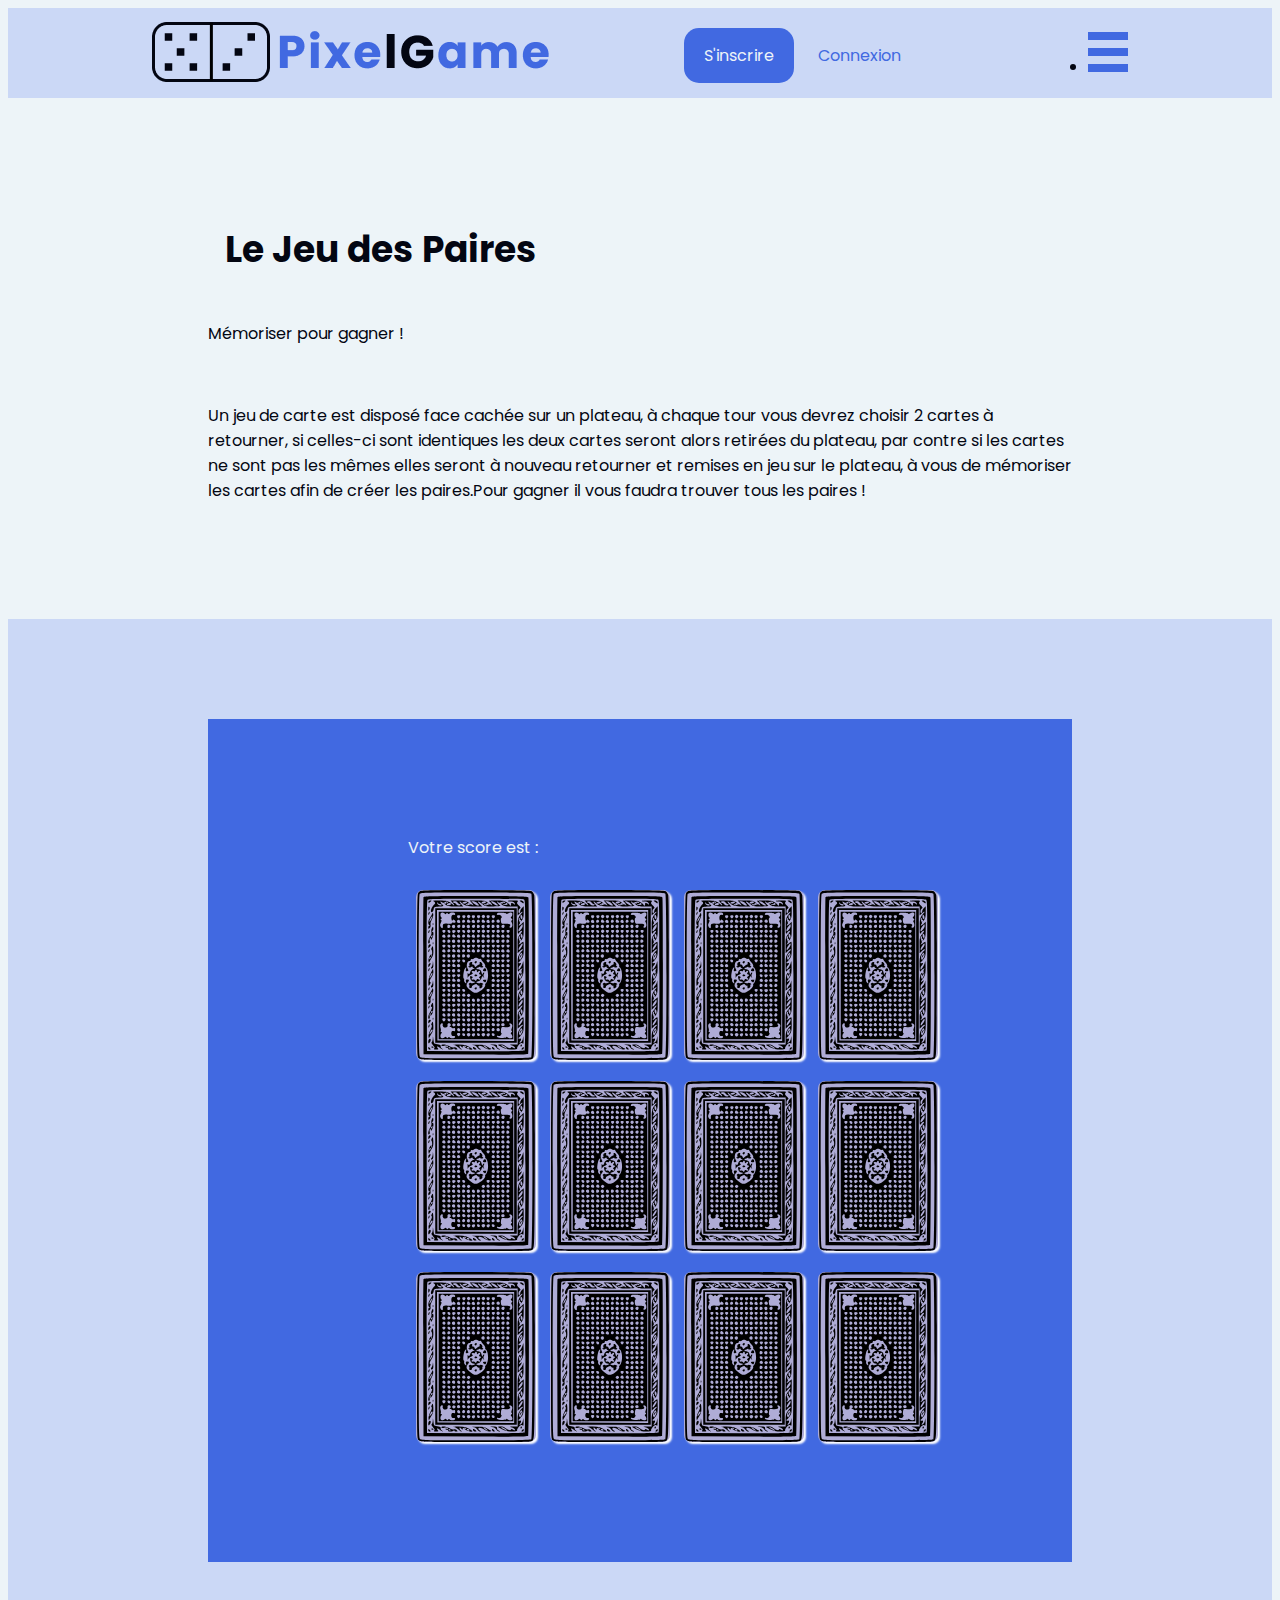
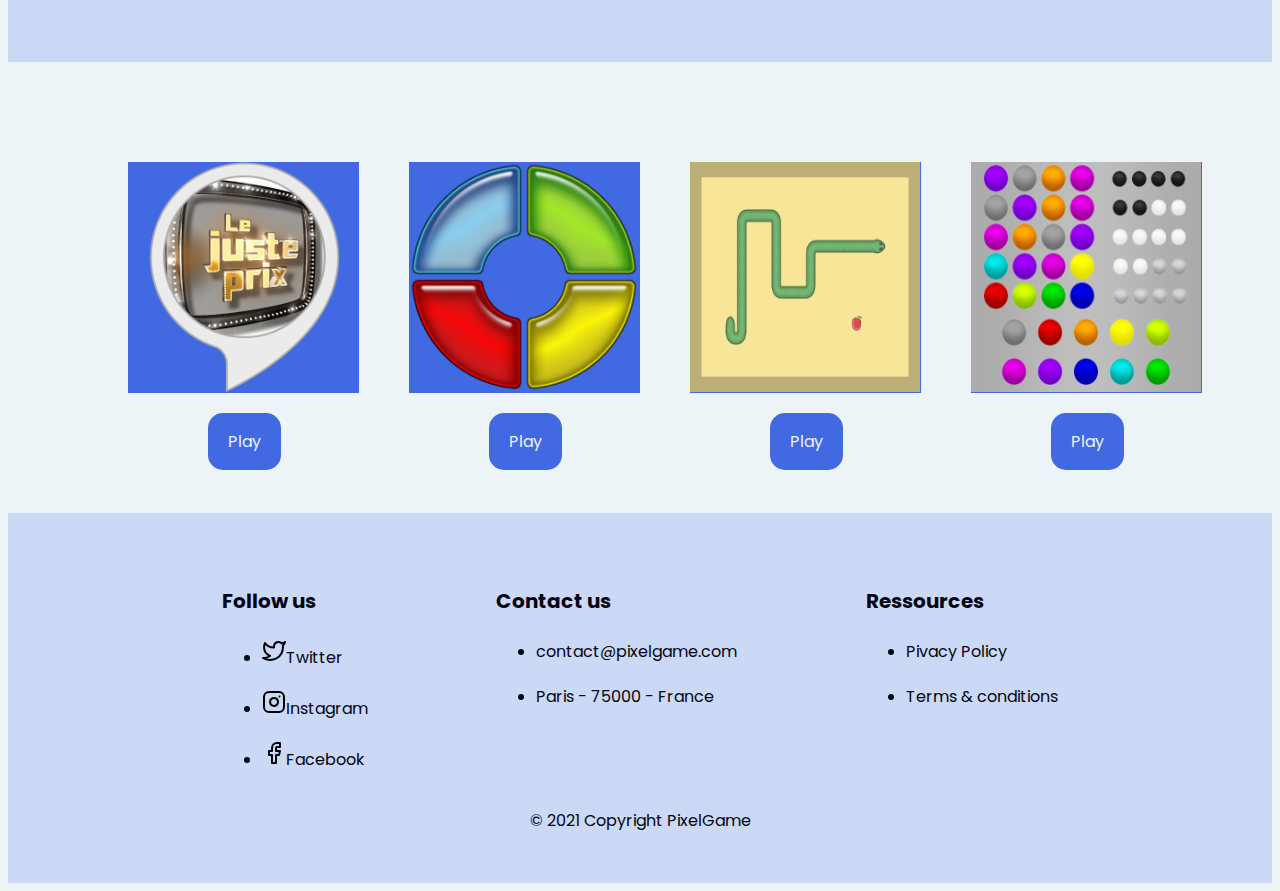
<file: LeJeuDesPaires.html>
<!DOCTYPE html>
<html>
<head>
    <meta charset='utf-8'>
    <link rel="shortcut icon" type="image/png" href="images/Logotype.png" />
    <title>Le Jeu des Paires</title>
    <link rel="stylesheet" href="https://meyerweb.com/eric/tools/css/reset/reset.css">
    <link rel="preconnect" href="https://fonts.gstatic.com">
    <link href="https://fonts.googleapis.com/css2?family=Poppins:ital,wght@0,400;0,700;0,900;1,400;1,700;1,900&display=swap" rel="stylesheet">
    <link rel='stylesheet' type='text/css' media='screen' href='mainClair.css' class="LinkMode">
    <link rel="stylesheet" type="text/css" href="JeuDesPaires.css">
</head>
<body>
    <!-- HEADER -->
    <header>
        <!-- Dans un premier temps, développement de la barre nav sans le menu -->
        <nav class="Menu">
            <div class="Logo">
                <a href="index.html"><img src="images/LightThemeLogo.png" alt="LogoLight" class="LogoMode"></a>
            </div>
            <div class="MenuButton">
                <a class="PrimaryButton" href="#">S'inscrire</a>
                <a class="TextButton" href="#">Connexion</a>
            </div>
            <!-- Menu burger pour accéder aux jeux directement avec hover pour menu déroulant -->
            <div class="BurgerMenu">
                <ul>
                    <li><a href="#"><img class="MenuHover" src="images/LightThemeMenu.png" alt="HamburgerMenu"></a>
                        <ul class="MenuList">
                            <li><a href="LeJustePrix.html">Le Juste Prix</a></li>
                            <li><a href="LeJeuDuSimon.html">Le Jeu du Simon</a></li>
                            <li><a href="LeJeuDesPaires.html">Le Jeu des Paires</a></li>
                            <li><a href="LeSnake.html">Le Snake</a></li>
                            <li><a href="LeMastermind.html">Le Mastermind</a></li>
                            <li class="ModeSombre"><a href="#">Mode Sombre</a></li>
                            <li class="ModeClair"><a href="#">Mode Clair</a></li>
                        </ul>
                    </li>
                </ul>
            </div>
        </nav>
    </header>
    <!-- MAIN -->
    <main>
        <div>
            <div class="PresentationGame">
                <h2 class="TitlePresentationGame">Le Jeu des Paires</h2>
                <p>Mémoriser pour gagner ! </p><br/>
                <p>Un jeu de carte est disposé face cachée sur un plateau, à chaque tour vous devrez choisir 2 cartes à retourner, si celles-ci sont identiques les deux cartes seront alors retirées du plateau, par contre si les cartes ne sont pas les mêmes elles seront à nouveau retourner et remises en jeu sur le plateau, à vous de mémoriser les cartes afin de créer les paires.Pour gagner il vous faudra trouver tous les paires !
                </p>
            </div>
            <div class="GameBackground">
                <div class="GamePlace">
                    <p id="score">Votre score est :</p>
        <p id="nb_paires_trouvé"></p>
        <h1 id="message"></h1>
        <!-- Création du tableau ainsi que les différentes cartes -->
        <table>
                   <!-- Création de la 1ère ligne avec 4 colonnes (4 cartes)  -->
            <tr>
                <td>
                    <img class="card" src="images/verso-carte.svg" alt="verso-carte" height="170px"  width="120px"/>
                </td>
                <td>
                    <img class="card"src="images/verso-carte.svg" alt="verso-carte" height="170px" width="120px"/>
                </td>
                <td>
                    <img class="card"src="images/verso-carte.svg" alt="verso-carte" height="170px" width="120px"/>
                </td>
                <td>
                    <img class="card"src="images/verso-carte.svg" alt="verso-carte" height="170px" width="120px"/>
                </td>
            </tr>
            <tr>
                 <!-- Création de la 2ème ligne avec 4 colonnes (4 cartes)  -->
                <td>
                    <img class="card"src="images/verso-carte.svg" alt="verso-carte" height="170px" width="120px"/>
                </td>
                <td>
                    <img class="card"src="images/verso-carte.svg" alt="verso-carte" height="170px" width="120px"/>
                </td>
                <td>
                    <img class="card"src="images/verso-carte.svg" alt="verso-carte" height="170px" width="120px"/>  
                </td>
                <td>
                    <img class="card"src="images/verso-carte.svg" alt="verso-carte" height="170px" width="120px"/>
                </td>
            </tr>
            <tr>
                <td>
                    <img class="card"src="images/verso-carte.svg" alt="verso-carte" height="170px"  width="120px"/>
                </td>
                <td>
                    <img class="card"src="images/verso-carte.svg" alt="verso-carte" height="170px" width="120px"/>
                </td>
                <td>
                    <img class="card"src="images/verso-carte.svg" alt="verso-carte" height="170px" width="120px"/>
                </td>
                <td>
                    <img class="card"src="images/verso-carte.svg" alt="verso-carte" height="170px" width="120px"/>
                </td>
            </tr>
        </table>
                </div>
            </div>
            <div class="GameMenu">
                <div>
                    <div class="GamesBlock">
                        <img src="images/ImageLeJustePrix.png" alt="logo-du-jeu" height="230px"width="230px">
                    </div>
                    <a href="LeJustePrix.html" class="PrimaryButton">Play</a>
                </div>
                <div>
                    <div class="GamesBlock">
                        <img src="images/ImageSimonSays.png" alt="logo-du-jeu" height="230px"width="230px">
                    </div>
                    <a href="LeJeuDuSimon.html" class="PrimaryButton">Play</a>
                </div>
                <div>
                    <div class="GamesBlock">
                        <img src="images/ImageSnake.png" alt="logo-du-jeu" height="230px"width="230px">
                    </div>
                    <a href="LeSnake.html" class="PrimaryButton">Play</a>
                </div>
                <div>
                    <div class="GamesBlock">
                        <img src="images/ImageMastermind.png" alt="logo-du-jeu" height="230px"width="230px">
                    </div>
                    <a href="LeMastermind.html" class="PrimaryButton">Play</a>
                </div>
            </div>
        </div>
    </main>
    <!-- FOOTER -->
    <footer>
        <!-- Forme d'un footer, tous les liens sont cliquables, mais évidemment nous n'avons pas designé des réseaux pour le projet ou bien créer les ressources. -->
        <div class="FooterInfos">
            <div class="Column">
                <!-- Liens vers les réseaux sociaux -->
                <h4>Follow us</h4>
                <ul>
                    <li class="FooterList"><a href="#"><img src="images/LightTwitter.svg" alt="LogoTwitter" class="LogoTwitter">Twitter</a></li>
                    <li class="FooterList"><a href="#"><img src="images/LightInstagram.svg" alt="LogoInstagram" class="LogoInstagram">Instagram</a></li>
                    <li class="FooterList"><a href="#"><img src="images/LightFacebook.svg" alt="LogoFacebook" class="LogoFacebook">Facebook</a></li>
                </ul>
            </div>
            <div class="Column">
                <!-- Comment nous contacter et où on se trouve -->
                <h4>Contact us</h4>
                <ul>
                    <li class="FooterList"><a href="#">contact@pixelgame.com</a></li>
                    <li class="FooterList"><a href="#">Paris - 75000 - France</a></li>
                </ul>
            </div>
            <div class="Column">
                <!-- Les ressources importantes dans un site -->
                <h4>Ressources</h4>
                <ul>
                    <li class="FooterList"><a href="#">Pivacy Policy</a></li>
                    <li class="FooterList"><a href="#">Terms & conditions</a></li>
                </ul>
            </div>
        </div>
        <div class="Copyright">
            <span>© 2021 Copyright PixelGame</span>
        </div>
    </footer>
    <script src='script.js'></script>
    <script src="jeudespaires.js"></script>
</body>
</html>
</file>
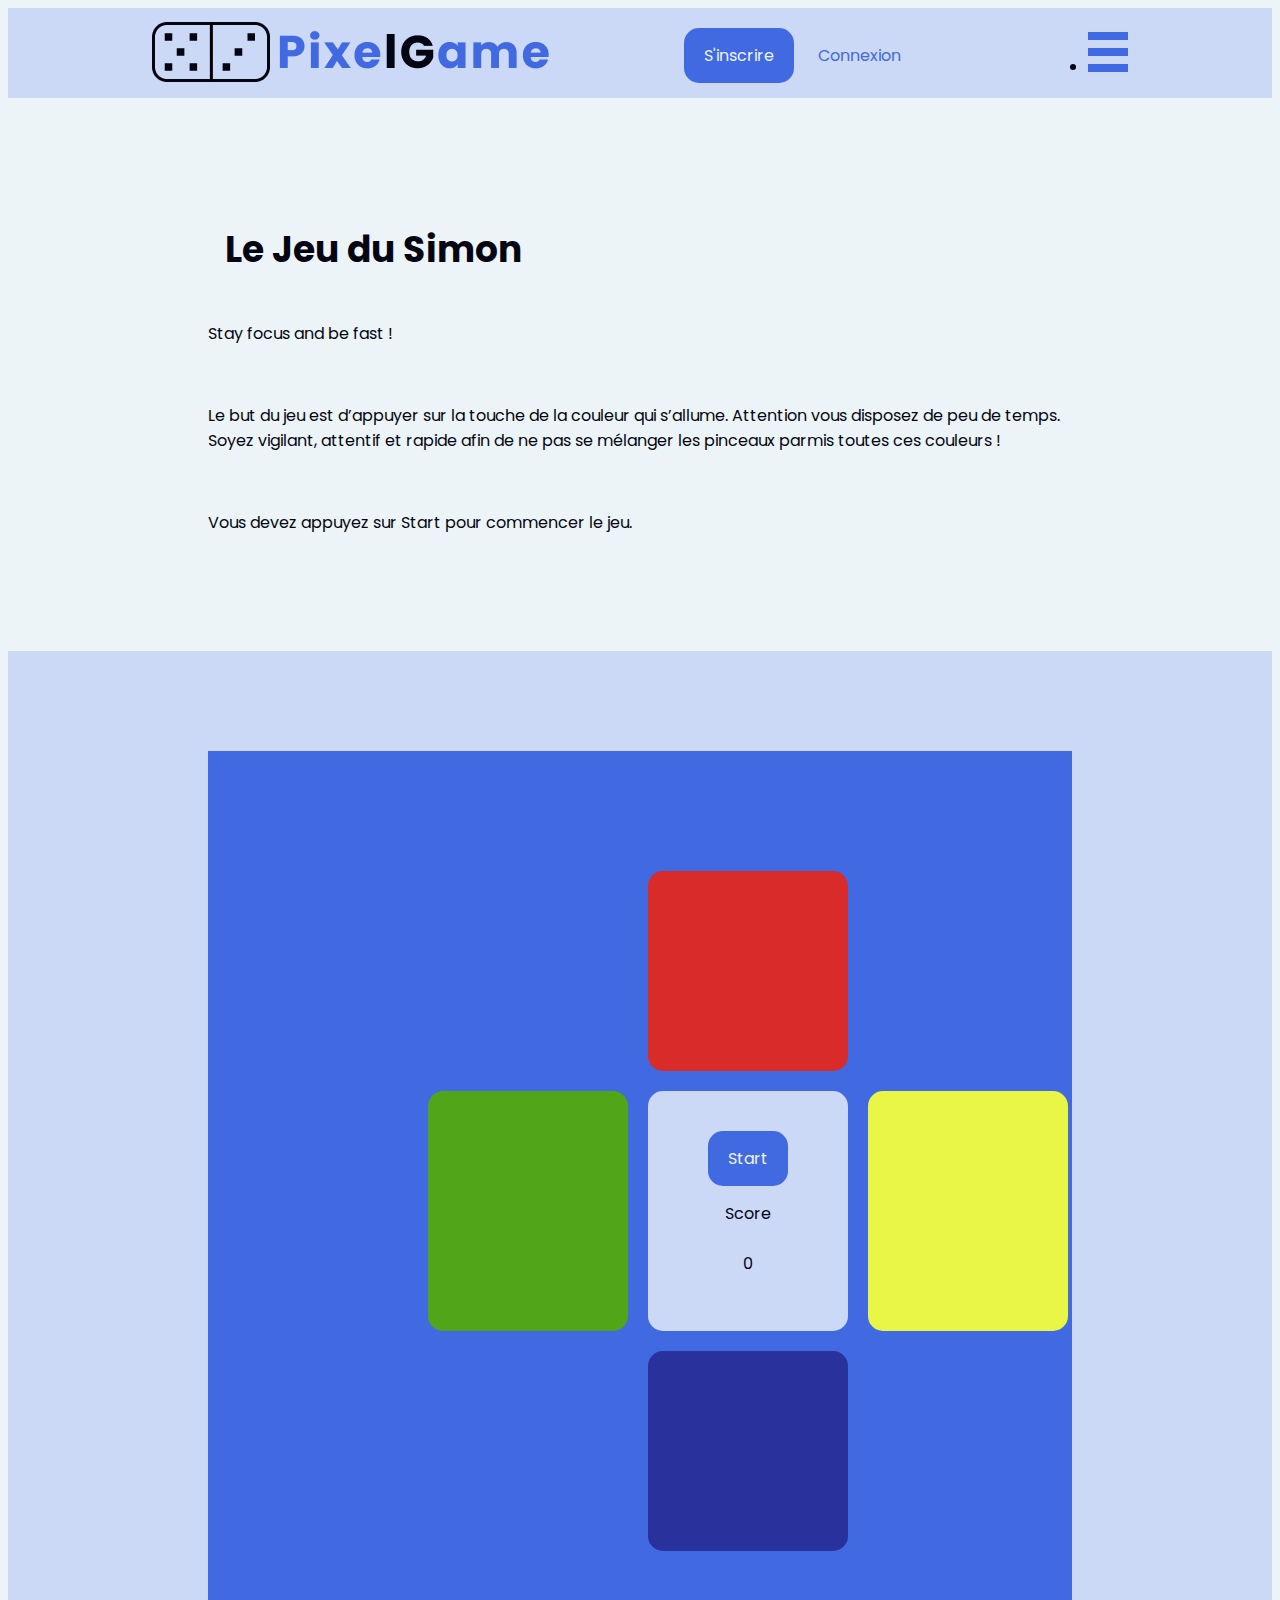
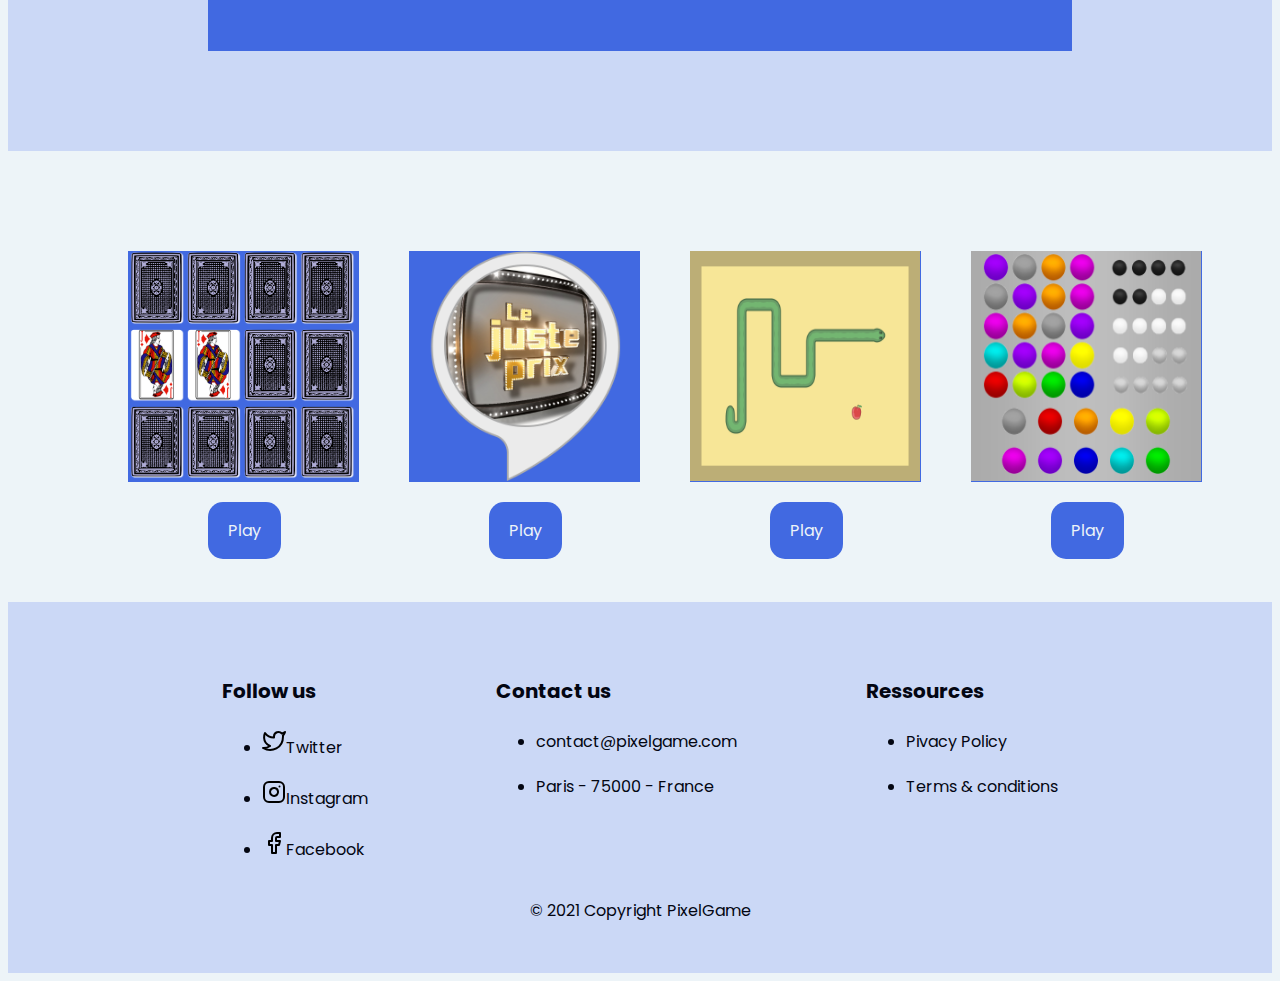
<file: LeJeuDuSimon.html>
<!DOCTYPE html>
<html>
<head>
    <meta charset='utf-8'>
    <link rel="shortcut icon" type="image/png" href="images/Logotype.png" />
    <title>Le Jeu du Simon</title>
    <link rel="stylesheet" href="https://meyerweb.com/eric/tools/css/reset/reset.css">
    <link rel="preconnect" href="https://fonts.gstatic.com">
    <link href="https://fonts.googleapis.com/css2?family=Poppins:ital,wght@0,400;0,700;0,900;1,400;1,700;1,900&display=swap" rel="stylesheet">
    <link rel='stylesheet' type='text/css' media='screen' href='mainClair.css' class="LinkMode">
</head>
<body>
    <!-- HEADER -->
    <header>
        <!-- Dans un premier temps, développement de la barre nav sans le menu -->
        <nav class="Menu">
            <div class="Logo">
                <a href="index.html"><img src="images/LightThemeLogo.png" alt="LogoLight" class="LogoMode"></a>
            </div>
            <div class="MenuButton">
                <a class="PrimaryButton" href="#">S'inscrire</a>
                <a class="TextButton" href="#">Connexion</a>
            </div>
            <!-- Menu burger pour accéder aux jeux directement avec hover pour menu déroulant -->
            <div class="BurgerMenu">
                <ul>
                    <li><a href="#"><img class="MenuHover" src="images/LightThemeMenu.png" alt="HamburgerMenu"></a>
                        <ul class="MenuList">
                            <li><a href="LeJustePrix.html">Le Juste Prix</a></li>
                            <li><a href="LeJeuDuSimon.html">Le Jeu du Simon</a></li>
                            <li><a href="LeJeuDesPaires.html">Le Jeu des Paires</a></li>
                            <li><a href="LeSnake.html">Le Snake</a></li>
                            <li><a href="LeMastermind.html">Le Mastermind</a></li>
                            <li class="ModeSombre"><a href="#">Mode Sombre</a></li>
                            <li class="ModeClair"><a href="#">Mode Clair</a></li>
                        </ul>
                    </li>
                </ul>
            </div>
        </nav>
    </header>
    <!-- MAIN -->
    <main>
        <div>
            <div class="PresentationGame">
                <h2 class="TitlePresentationGame">Le Jeu du Simon</h2>
                <p>Stay focus and be fast !</p><br/>
                <p>Le but du jeu est d’appuyer sur la touche de la couleur qui s’allume. Attention vous disposez de peu de temps. Soyez vigilant, attentif et rapide afin de ne pas se mélanger les pinceaux parmis toutes ces couleurs ! </p><br/>
                <p>Vous devez appuyez sur Start pour commencer le jeu.</p>
            </div>
            <div class="GameBackground">
                <div class="GamePlace">
                    <div class="SimonSaysFlex">
                        <div class="PadRom">
                            <div class="Pad" id="NotVisible"></div>
                            <div class="Pad Active Red"></div>
                            <div class="Pad" id="NotVisible"></div>
                        </div>
                        <div class="PadRom">
                            <div class="Pad Active Green"></div>
                            <div class="SimonScoreboard">
                                <a href="#" class="StartButtonSimon">Start</a>
                                <br/>
                                <div class="SimonSpan">
                                    <span>Score</span><br/><br/>
                                    <span id="Counter">0</span>
                                </div>
                            </div>
                            <div class="Pad Active Yellow"></div>
                        </div>
                        <div class="PadRom">
                            <div class="Pad" id="NotVisible"></div>
                            <div class="Pad Active Blue"></div>
                            <div class="Pad" id="NotVisible"></div>
                        </div>
                    </div>
                    
                </div>
            </div>
            <div class="GameMenu">
                <div>
                    <div class="GamesBlock">
                        <img src="images/Jeu_des_paires.PNG" alt="logo-du-jeu" height="230px"width="230px">
                    </div>
                    <a href="LeJeuDesPaires.html" class="PrimaryButton">Play</a>
                </div>
                <div>
                    <div class="GamesBlock">
                        <img src="images/ImageLeJustePrix.png" alt="logo-du-jeu" height="230px"width="230px">
                    </div>
                    <a href="LeJustePrix.html" class="PrimaryButton">Play</a>
                </div>
                <div>
                    <div class="GamesBlock">
                        <img src="images/ImageSnake.png" alt="logo-du-jeu" height="230px"width="230px">
                    </div>
                    <a href="LeSnake.html" class="PrimaryButton">Play</a>
                </div>
                <div>
                    <div class="GamesBlock">
                        <img src="images/ImageMastermind.png" alt="logo-du-jeu" height="230px"width="230px">
                    </div>
                    <a href="LeMastermind.html" class="PrimaryButton">Play</a>
                </div>
            </div>
        </div>
    </main>
    <!-- FOOTER -->
    <footer>
        <!-- Forme d'un footer, tous les liens sont cliquables, mais évidemment nous n'avons pas designé des réseaux pour le projet ou bien créer les ressources. -->
        <div class="FooterInfos">
            <div class="Column">
                <!-- Liens vers les réseaux sociaux -->
                <h4>Follow us</h4>
                <ul>
                    <li class="FooterList"><a href="#"><img src="images/LightTwitter.svg" alt="LogoTwitter" class="LogoTwitter">Twitter</a></li>
                    <li class="FooterList"><a href="#"><img src="images/LightInstagram.svg" alt="LogoInstagram" class="LogoInstagram">Instagram</a></li>
                    <li class="FooterList"><a href="#"><img src="images/LightFacebook.svg" alt="LogoFacebook" class="LogoFacebook">Facebook</a></li>
                </ul>
            </div>
            <div class="Column">
                <!-- Comment nous contacter et où on se trouve -->
                <h4>Contact us</h4>
                <ul>
                    <li class="FooterList"><a href="#">contact@pixelgame.com</a></li>
                    <li class="FooterList"><a href="#">Paris - 75000 - France</a></li>
                </ul>
            </div>
            <div class="Column">
                <!-- Les ressources importantes dans un site -->
                <h4>Ressources</h4>
                <ul>
                    <li class="FooterList"><a href="#">Pivacy Policy</a></li>
                    <li class="FooterList"><a href="#">Terms & conditions</a></li>
                </ul>
            </div>
        </div>
        <div class="Copyright">
            <span>© 2021 Copyright PixelGame</span>
        </div>
    </footer>
    <script src='script.js'></script>
    <script src='scriptSimonSay.js'></script>
</body>
</html>
</file>
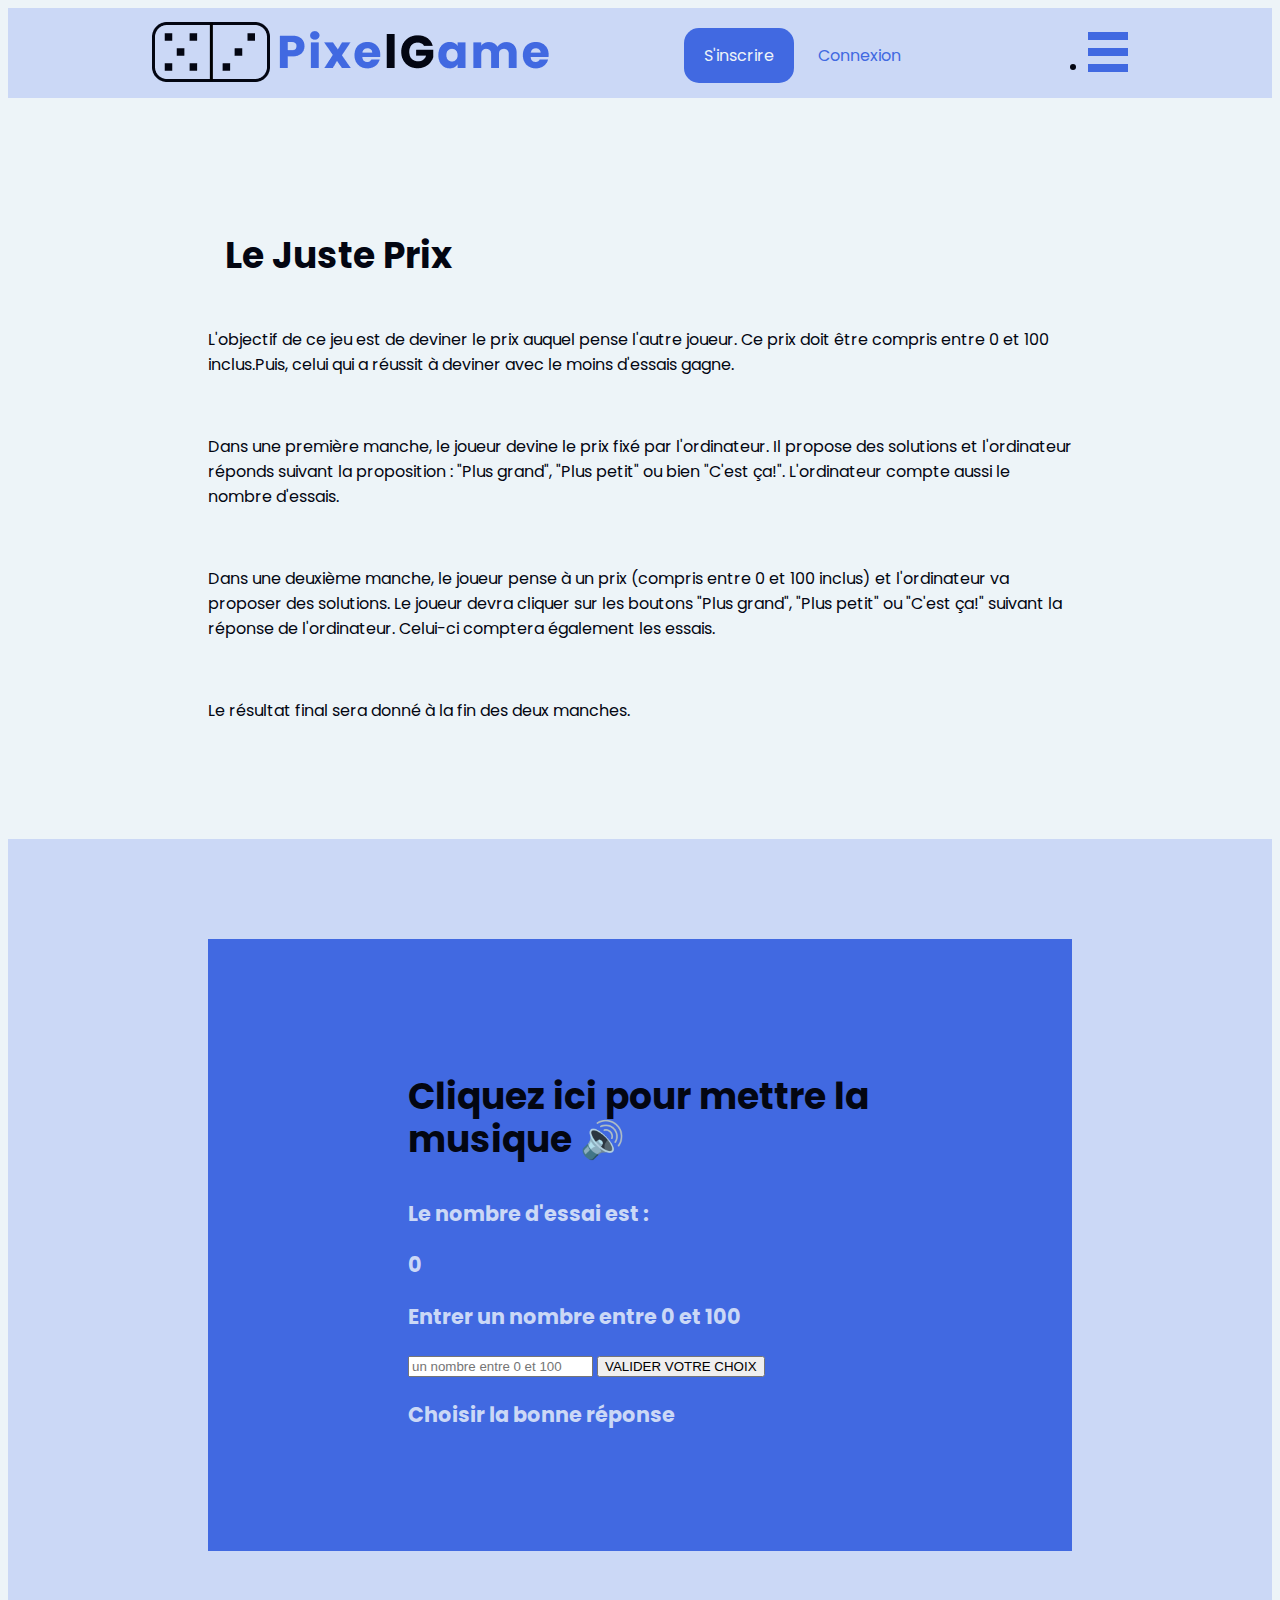
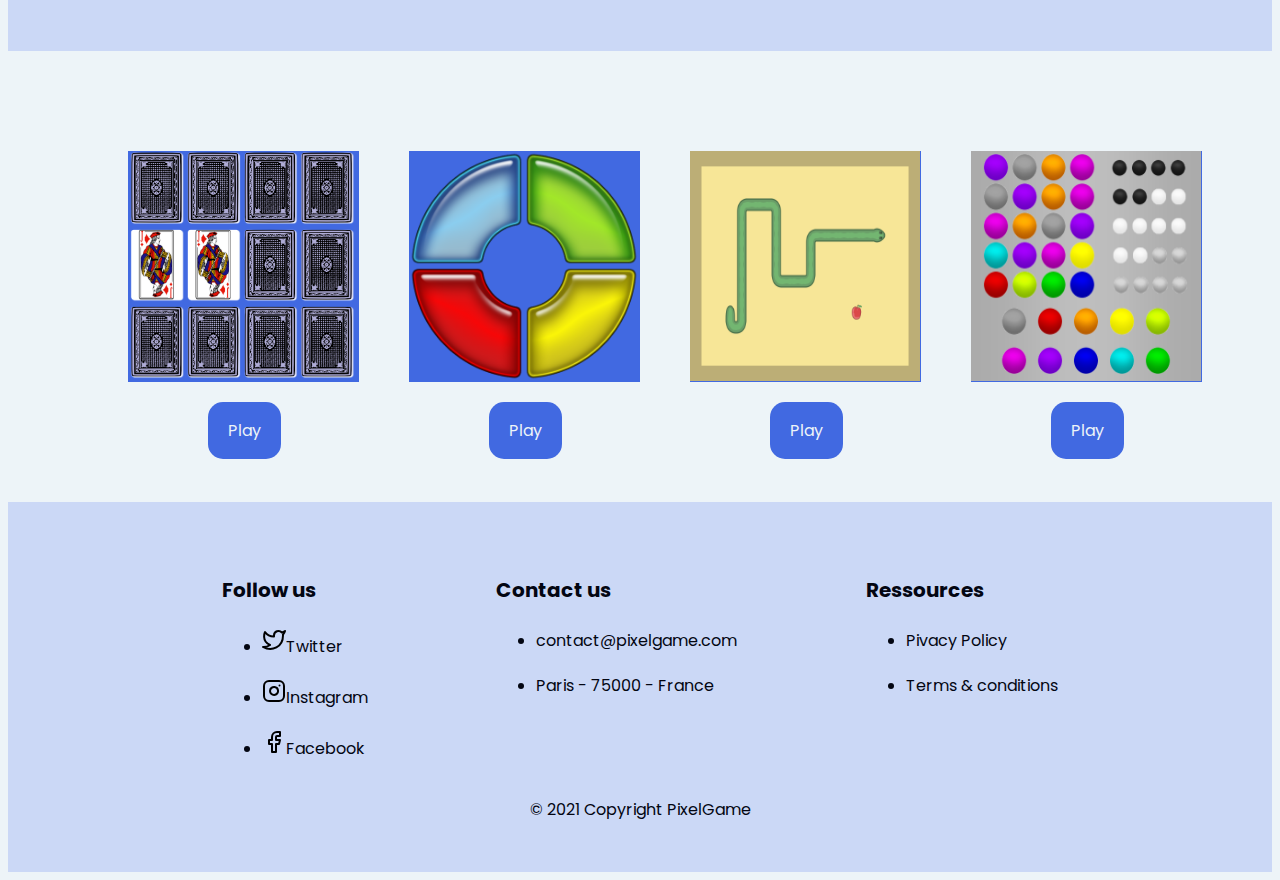
<file: LeJustePrix.html>
<!DOCTYPE html>
<html>
<head>
    <meta charset='utf-8'>
    <link rel="shortcut icon" type="image/png" href="images/Logotype.png" />
    <title>Le Juste Prix</title>
    <link rel="stylesheet" href="https://meyerweb.com/eric/tools/css/reset/reset.css">
    <link rel="preconnect" href="https://fonts.gstatic.com">
    <link href="https://fonts.googleapis.com/css2?family=Poppins:ital,wght@0,400;0,700;0,900;1,400;1,700;1,900&display=swap" rel="stylesheet">
    <link rel='stylesheet' type='text/css' media='screen' href='mainClair.css' class="LinkMode">
    <link rel="stylesheet" type="text/css" href="JustePrix.css">
</head>
<body>
    <!-- HEADER -->
    <header>
        <!-- Dans un premier temps, développement de la barre nav sans le menu -->
        <nav class="Menu">
            <div class="Logo">
                <a href="index.html"><img src="images/LightThemeLogo.png" alt="LogoLight" class="LogoMode"></a>
            </div>
            <div class="MenuButton">
                <a class="PrimaryButton" href="#">S'inscrire</a>
                <a class="TextButton" href="#">Connexion</a>
            </div>
            <!-- Menu burger pour accéder aux jeux directement avec hover pour menu déroulant -->
            <div class="BurgerMenu">
                <ul>
                    <li><a href="#"><img class="MenuHover" src="images/LightThemeMenu.png" alt="HamburgerMenu"></a>
                        <ul class="MenuList">
                            <li><a href="LeJustePrix.html">Le Juste Prix</a></li>
                            <li><a href="LeJeuDuSimon.html">Le Jeu du Simon</a></li>
                            <li><a href="LeJeuDesPaires.html">Le Jeu des Paires</a></li>
                            <li><a href="LeSnake.html">Le Snake</a></li>
                            <li><a href="LeMastermind.html">Le Mastermind</a></li>
                            <li class="ModeSombre"><a href="#">Mode Sombre</a></li>
                            <li class="ModeClair"><a href="#">Mode Clair</a></li>
                        </ul>
                    </li>
                </ul>
            </div>
        </nav>
    </header>
    <!-- MAIN -->
    <main>
        <div>
            <div class="PresentationGame">
                <h2 class="TitlePresentationGame">Le Juste Prix</h2>
                <p>L'objectif de ce jeu est de deviner le prix auquel pense l'autre joueur. Ce prix doit être compris entre 0 et 100 inclus.Puis, celui qui a réussit à deviner avec le moins d'essais gagne.</p><br/>
                <p>Dans une première manche, le joueur devine le prix fixé par l'ordinateur. Il propose des solutions et l'ordinateur réponds suivant la proposition : "Plus grand", "Plus petit" ou bien "C'est ça!". L'ordinateur compte aussi le nombre d'essais.</p><br/>
                <p>Dans une deuxième manche, le joueur pense à un prix (compris entre 0 et 100 inclus) et l'ordinateur va proposer des solutions. Le joueur devra cliquer sur les boutons "Plus grand", "Plus petit" ou "C'est ça!" suivant la réponse de l'ordinateur. Celui-ci comptera également les essais.</p><br/>
                <p>Le résultat final sera donné à la fin des deux manches.</p>
            </div>
            <div class="GameBackground">
                <div class="GamePlace">
                    <div class="container"> 
                        <span id="player"></span>
                        <div id="startGame">
                            <h2>
                                Cliquez ici pour mettre la musique 🔊 
                            </h2>
                        </div>
                        <div id="idJeu">
                            <div class="message__style">
                            <h3>
                                Le nombre d'essai est :<p id="messageNbEssai"></p>
                            </h3>
                        </div>
                        <h3>
                            <p id="info__message" >Entrer un nombre entre 0 et 100</p>
                        </h3>
                        <p id="info__message__ordinateur"></p>
                        <div id='form__id'>
                            <input type="number" class="form-control" placeholder="un nombre entre 0 et 100" id="numb">
                            <button class="btn btn-success" type="button" id="validBtn">VALIDER VOTRE CHOIX</button>
                        </div>
                        <p id="textAlert"></p>
                        <h3>
                            <p id="testClick">Choisir la bonne réponse</p>
                        </h3>
                            <div id="btn__result">
                                <div  id="plus" style="display: none;">
                                    <button id="plus">C'est plus</button>  
                                </div>
                                <div id="eqaul" style="display: none;">
                                    <button id="eqaul">C'est gagné</button>  
                                </div>
                                <div id="moin" style="display: none;">
                                    <button id="moins">C'est moins</button>  
                                </div>
                            </div>
                        </div>
                        <div id="resultat" style="display: none;" class="jeu__style">
                            <div id="res__you" class="message__style"></div>
                            <div id="res__poste" class="message__style"></div>
                            <span id="message__resultat"></span>
                            <div class="alert aler__info" role="alert" id="resAlert"></div>
                            <button class="btn btn-success" type="button" id="repaly__jeu" onclick="window.location.reload()">Recommencer le jeu</button>
                        </div>
                    </div>
                </div>
            </div>
            <div class="GameMenu">
                <div>
                    <div class="GamesBlock">
                        <img src="images/Jeu_des_paires.PNG" alt="logo-du-jeu" height="230px"width="230px">
                    </div>
                    <a href="LeJeuDesPaires.html" class="PrimaryButton">Play</a>
                </div>
                <div>
                    <div class="GamesBlock">
                        <img src="images/ImageSimonSays.png" alt="logo-du-jeu" height="230px"width="230px">
                    </div>
                    <a href="LeJeuDuSimon.html" class="PrimaryButton">Play</a>
                </div>
                <div>
                    <div class="GamesBlock">
                        <img src="images/ImageSnake.png" alt="logo-du-jeu" height="230px"width="230px">
                    </div>
                    <a href="LeSnake.html" class="PrimaryButton">Play</a>
                </div>
                <div>
                    <div class="GamesBlock">
                        <img src="images/ImageMastermind.png" alt="logo-du-jeu" height="230px"width="230px">
                    </div>
                    <a href="LeMastermind.html" class="PrimaryButton">Play</a>
                </div>
            </div>
        </div>
    </main>
    <!-- FOOTER -->
    <footer>
        <!-- Forme d'un footer, tous les liens sont cliquables, mais évidemment nous n'avons pas designé des réseaux pour le projet ou bien créer les ressources. -->
        <div class="FooterInfos">
            <div class="Column">
                <!-- Liens vers les réseaux sociaux -->
                <h4>Follow us</h4>
                <ul>
                    <li class="FooterList"><a href="#"><img src="images/LightTwitter.svg" alt="LogoTwitter" class="LogoTwitter">Twitter</a></li>
                    <li class="FooterList"><a href="#"><img src="images/LightInstagram.svg" alt="LogoInstagram" class="LogoInstagram">Instagram</a></li>
                    <li class="FooterList"><a href="#"><img src="images/LightFacebook.svg" alt="LogoFacebook" class="LogoFacebook">Facebook</a></li>
                </ul>
            </div>
            <div class="Column">
                <!-- Comment nous contacter et où on se trouve -->
                <h4>Contact us</h4>
                <ul>
                    <li class="FooterList"><a href="#">contact@pixelgame.com</a></li>
                    <li class="FooterList"><a href="#">Paris - 75000 - France</a></li>
                </ul>
            </div>
            <div class="Column">
                <!-- Les ressources importantes dans un site -->
                <h4>Ressources</h4>
                <ul>
                    <li class="FooterList"><a href="#">Pivacy Policy</a></li>
                    <li class="FooterList"><a href="#">Terms & conditions</a></li>
                </ul>
            </div>
        </div>
        <div class="Copyright">
            <span>© 2021 Copyright PixelGame</span>
        </div>
    </footer>
    <script src='script.js'></script>
    <script src='JustePrix.js'></script>
</body>
</html>
</file>
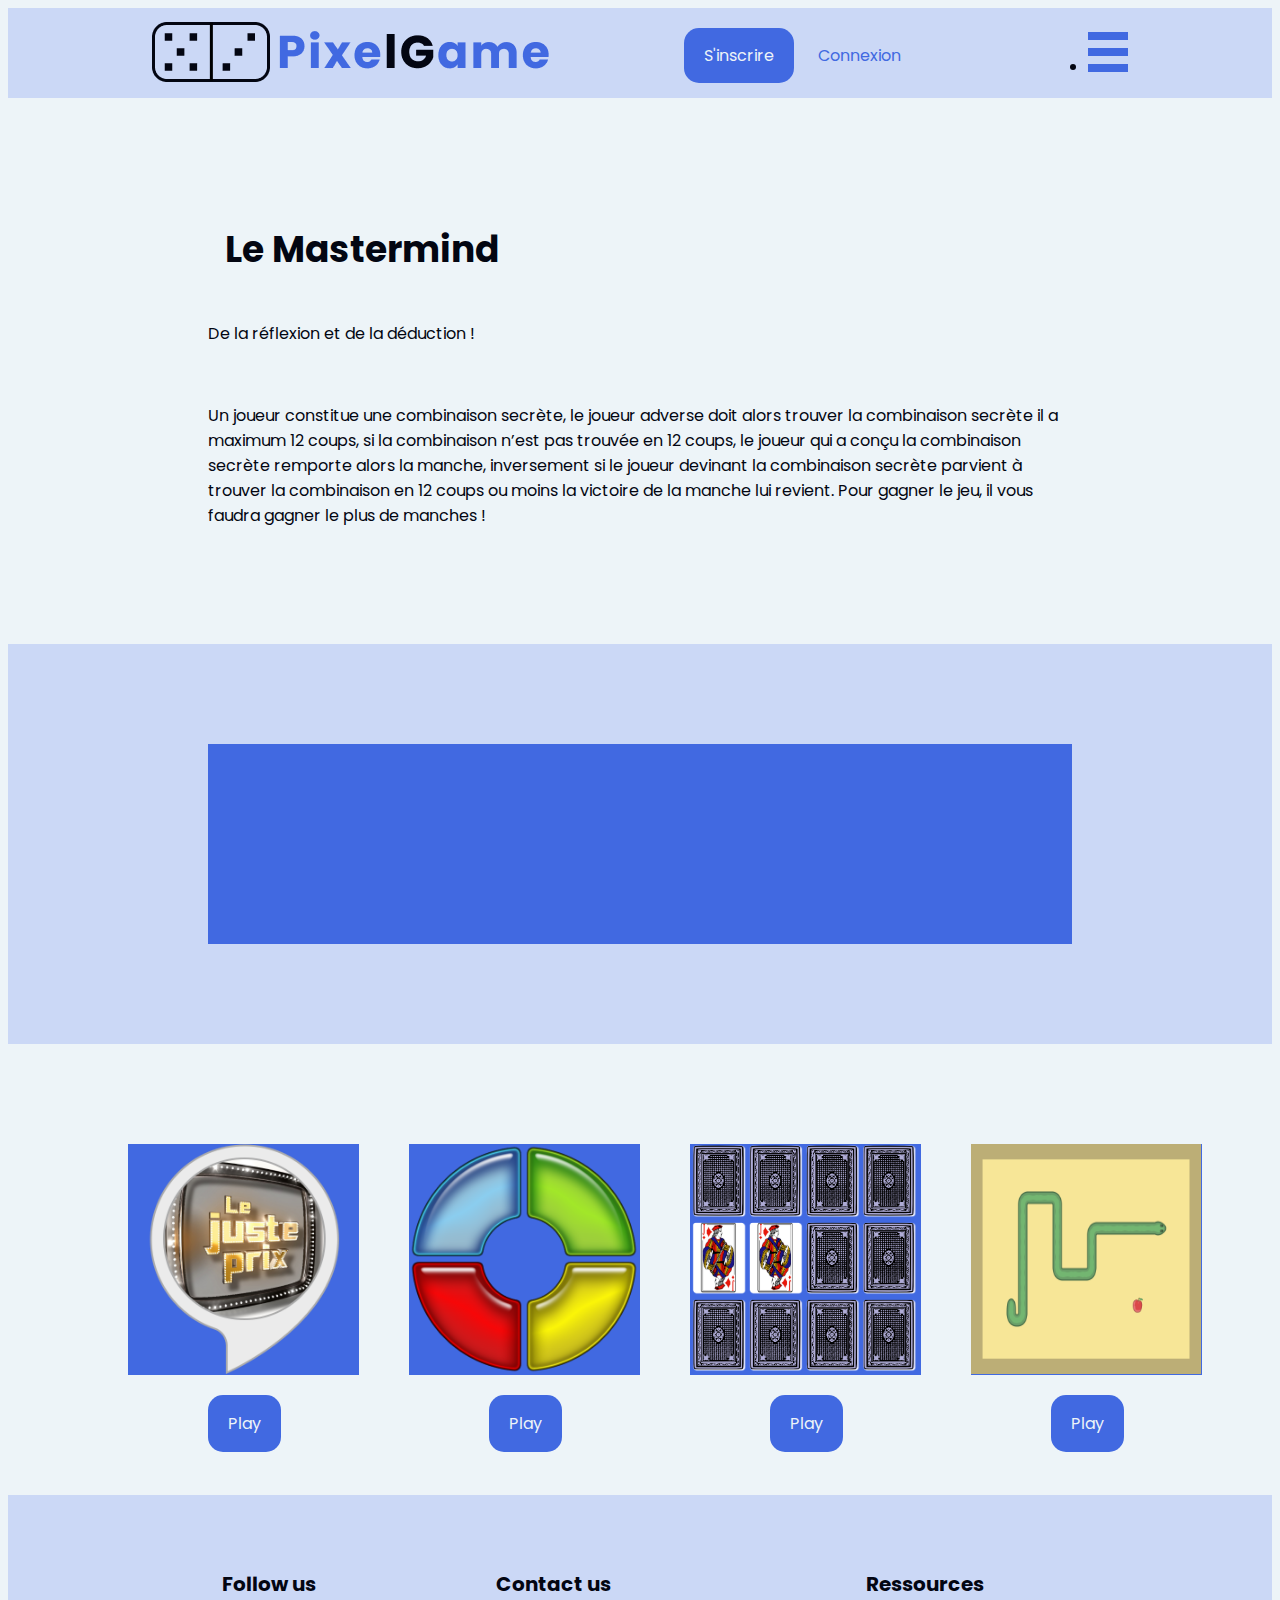
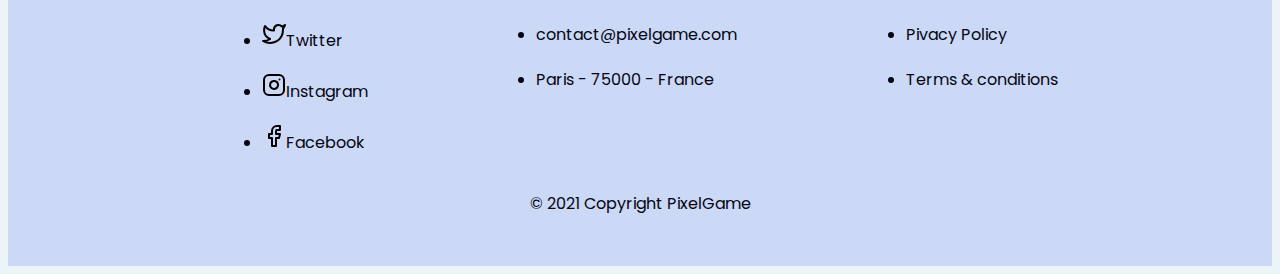
<file: LeMastermind.html>
<!DOCTYPE html>
<html>
<head>
    <meta charset='utf-8'>
    <link rel="shortcut icon" type="image/png" href="images/Logotype.png" />
    <title>Le Mastermind</title>
    <link rel="stylesheet" href="https://meyerweb.com/eric/tools/css/reset/reset.css">
    <link rel="preconnect" href="https://fonts.gstatic.com">
    <link href="https://fonts.googleapis.com/css2?family=Poppins:ital,wght@0,400;0,700;0,900;1,400;1,700;1,900&display=swap" rel="stylesheet">
    <link rel='stylesheet' type='text/css' media='screen' href='mainClair.css' class="LinkMode">
</head>
<body>
    <!-- HEADER -->
    <header>
        <!-- Dans un premier temps, développement de la barre nav sans le menu -->
        <nav class="Menu">
            <div class="Logo">
                <a href="index.html"><img src="images/LightThemeLogo.png" alt="LogoLight" class="LogoMode"></a>
            </div>
            <div class="MenuButton">
                <a class="PrimaryButton" href="#">S'inscrire</a>
                <a class="TextButton" href="#">Connexion</a>
            </div>
            <!-- Menu burger pour accéder aux jeux directement avec hover pour menu déroulant -->
            <div class="BurgerMenu">
                <ul>
                    <li><a href="#"><img class="MenuHover" src="images/LightThemeMenu.png" alt="HamburgerMenu"></a>
                        <ul class="MenuList">
                            <li><a href="LeJustePrix.html">Le Juste Prix</a></li>
                            <li><a href="LeJeuDuSimon.html">Le Jeu du Simon</a></li>
                            <li><a href="LeJeuDesPaires.html">Le Jeu des Paires</a></li>
                            <li><a href="LeSnake.html">Le Snake</a></li>
                            <li><a href="LeMastermind.html">Le Mastermind</a></li>
                            <li class="ModeSombre"><a href="#">Mode Sombre</a></li>
                            <li class="ModeClair"><a href="#">Mode Clair</a></li>
                        </ul>
                    </li>
                </ul>
            </div>
        </nav>
    </header>
    <!-- MAIN -->
    <main>
        <div>
            <div class="PresentationGame">
                <h2 class="TitlePresentationGame">Le Mastermind</h2>
                <p>De la réflexion et de la déduction ! </p><br/>
                <p>Un joueur constitue une combinaison secrète, le joueur adverse doit alors trouver la combinaison secrète il a maximum 12 coups, si la combinaison n’est pas trouvée en 12 coups, le joueur qui a conçu la combinaison secrète remporte alors la manche, inversement si le joueur devinant la combinaison secrète parvient à trouver la combinaison en 12 coups ou moins la victoire de la manche lui revient. Pour gagner le jeu, il vous faudra gagner le plus de manches !</p>
            </div>
            <div class="GameBackground">
                <div class="GamePlace">
                    
                </div>
            </div>
            <div class="GameMenu">
                <div>
                    <div class="GamesBlock">
                        <img src="images/ImageLeJustePrix.png" alt="logo-du-jeu" height="230px"width="230px">
                    </div>
                    <a href="LeJustePrix.html" class="PrimaryButton">Play</a>
                </div>
                <div>
                    <div class="GamesBlock">
                        <img src="images/ImageSimonSays.png" alt="logo_du_jeu" height="230px"width="230px">
                    </div>
                    <a href="LeJeuDuSimon.html" class="PrimaryButton">Play</a>
                </div>
                <div>
                    <div class="GamesBlock">
                        <img src="images/Jeu_des_paires.PNG" alt="logo-du-jeu" height="230px"width="230px">
                    </div>
                    <a href="LeJeuDesPaires.html" class="PrimaryButton">Play</a>
                </div>
                <div>
                    <div class="GamesBlock">
                        <img src="images/ImageSnake.png" alt="logo-du-jeu" height="230px"width="230px">
                    </div>
                    <a href="LeSnake.html" class="PrimaryButton">Play</a>
                </div>
            </div>
        </div>
    </main>
    <!-- FOOTER -->
    <footer>
        <!-- Forme d'un footer, tous les liens sont cliquables, mais évidemment nous n'avons pas designé des réseaux pour le projet ou bien créer les ressources. -->
        <div class="FooterInfos">
            <div class="Column">
                <!-- Liens vers les réseaux sociaux -->
                <h4>Follow us</h4>
                <ul>
                    <li class="FooterList"><a href="#"><img src="images/LightTwitter.svg" alt="LogoTwitter" class="LogoTwitter">Twitter</a></li>
                    <li class="FooterList"><a href="#"><img src="images/LightInstagram.svg" alt="LogoInstagram" class="LogoInstagram">Instagram</a></li>
                    <li class="FooterList"><a href="#"><img src="images/LightFacebook.svg" alt="LogoFacebook" class="LogoFacebook">Facebook</a></li>
                </ul>
            </div>
            <div class="Column">
                <!-- Comment nous contacter et où on se trouve -->
                <h4>Contact us</h4>
                <ul>
                    <li class="FooterList"><a href="#">contact@pixelgame.com</a></li>
                    <li class="FooterList"><a href="#">Paris - 75000 - France</a></li>
                </ul>
            </div>
            <div class="Column">
                <!-- Les ressources importantes dans un site -->
                <h4>Ressources</h4>
                <ul>
                    <li class="FooterList"><a href="#">Pivacy Policy</a></li>
                    <li class="FooterList"><a href="#">Terms & conditions</a></li>
                </ul>
            </div>
        </div>
        <div class="Copyright">
            <span>© 2021 Copyright PixelGame</span>
        </div>
    </footer>
    <script src='script.js'></script>
    <script src='Mastermind.js'></script>
</body>
</html>
</file>
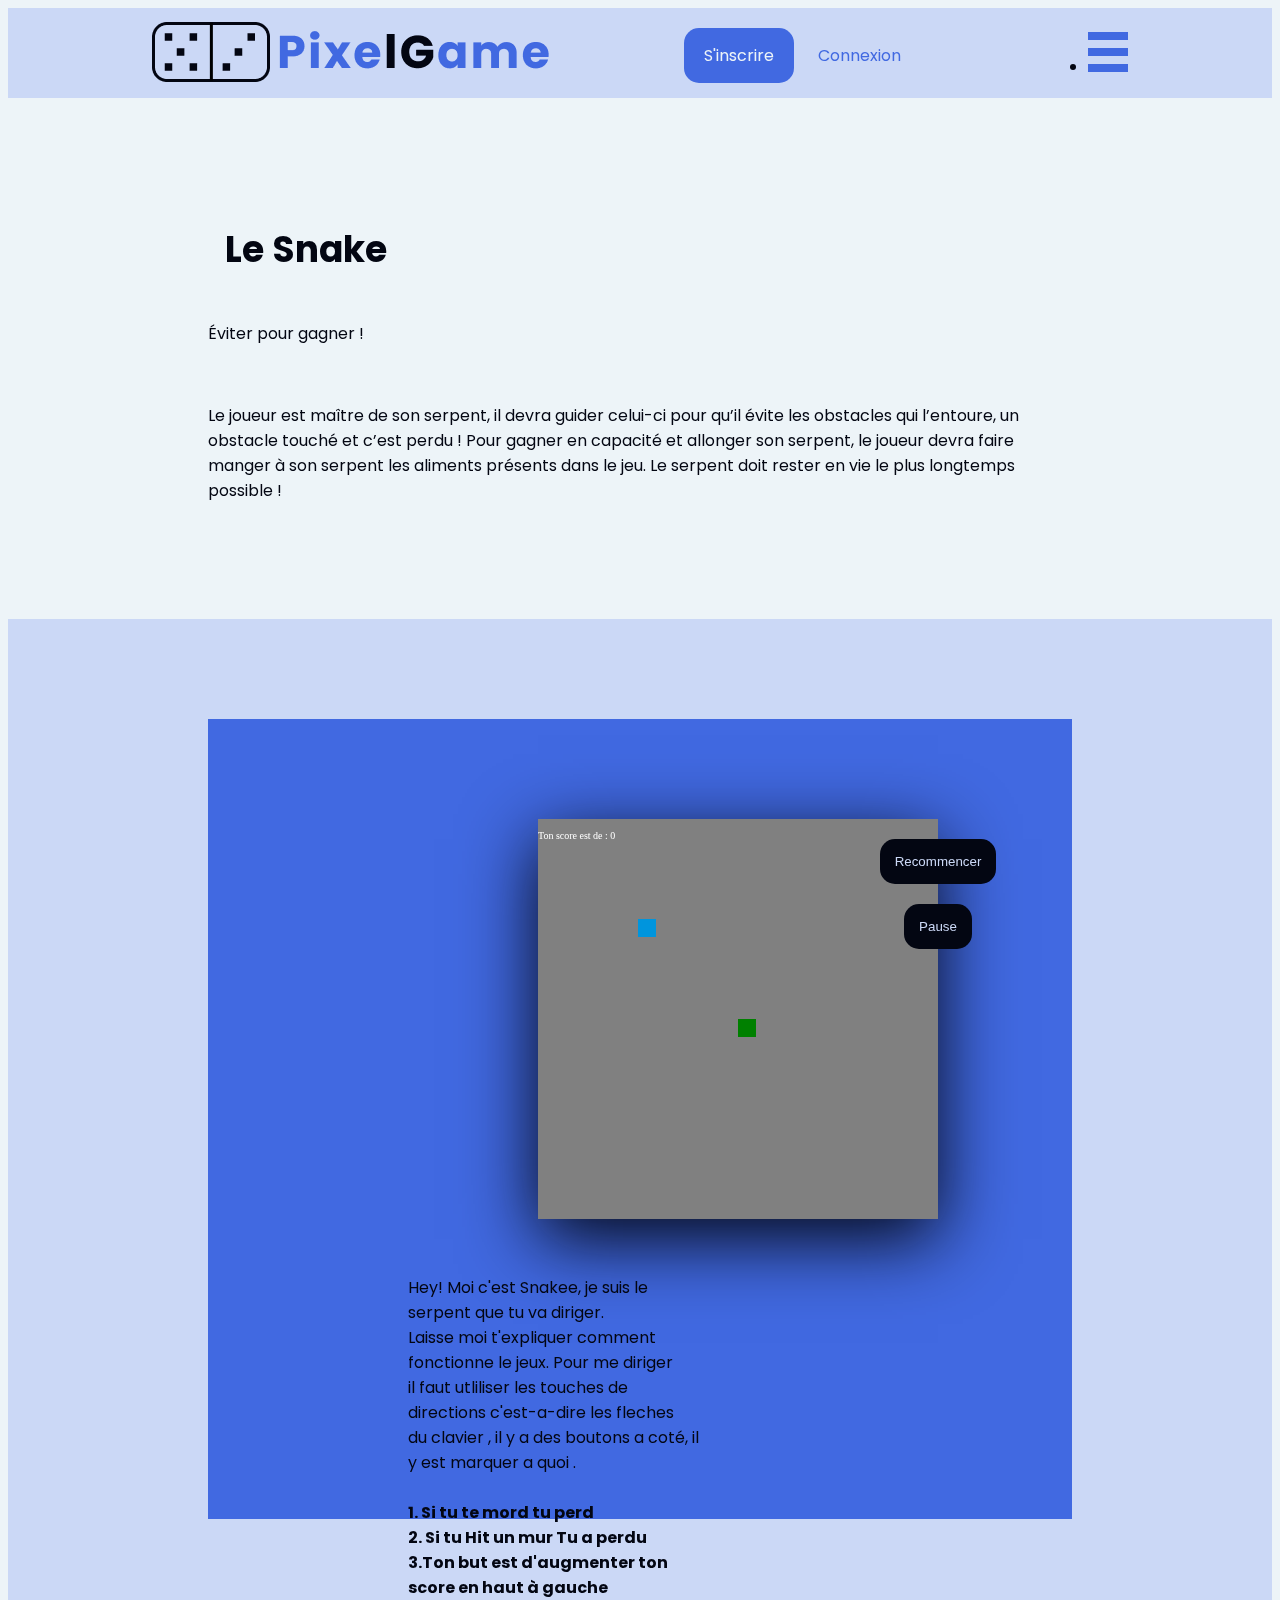
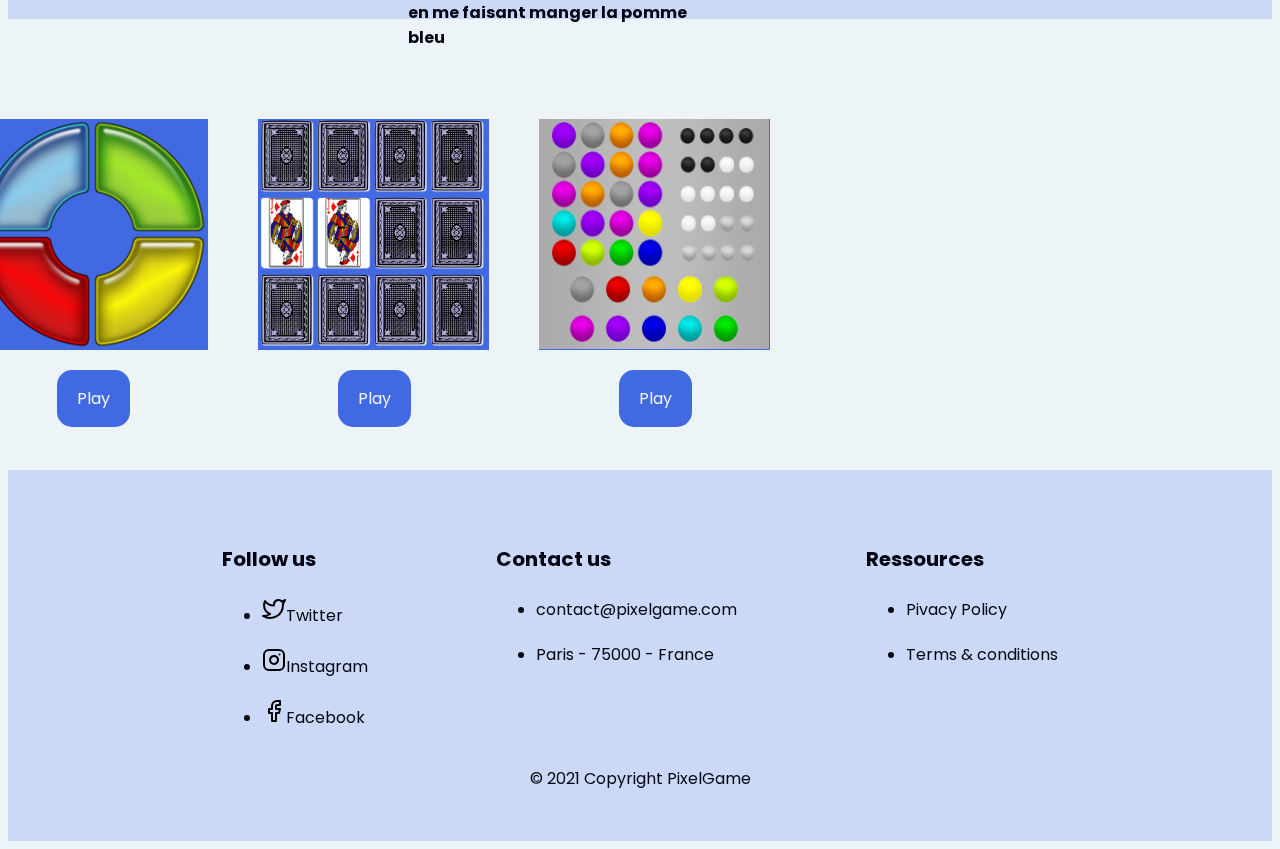
<file: LeSnake.html>
<!DOCTYPE html>
<html>
<head>
    <meta charset='utf-8'>
    <link rel="shortcut icon" type="image/png" href="images/Logotype.png" />
    <title>Le Snake</title>
    <link rel="stylesheet" href="https://meyerweb.com/eric/tools/css/reset/reset.css">
    <link rel="preconnect" href="https://fonts.gstatic.com">
    <link href="https://fonts.googleapis.com/css2?family=Poppins:ital,wght@0,400;0,700;0,900;1,400;1,700;1,900&display=swap" rel="stylesheet">
    <link rel='stylesheet' type='text/css' media='screen' href='mainClair.css' class="LinkMode">
    <link rel="stylesheet" type="text/css" href="snake.css">
</head>
<body>
    <!-- HEADER -->
    <header>
        <!-- Dans un premier temps, développement de la barre nav sans le menu -->
        <nav class="Menu">
            <div class="Logo">
                <a href="index.html"><img src="images/LightThemeLogo.png" alt="LogoLight" class="LogoMode"></a>
            </div>
            <div class="MenuButton">
                <a class="PrimaryButton" href="#">S'inscrire</a>
                <a class="TextButton" href="#">Connexion</a>
            </div>
            <!-- Menu burger pour accéder aux jeux directement avec hover pour menu déroulant -->
            <div class="BurgerMenu">
                <ul>
                    <li><a href="#"><img class="MenuHover" src="images/LightThemeMenu.png" alt="HamburgerMenu"></a>
                        <ul class="MenuList">
                            <li><a href="LeJustePrix.html">Le Juste Prix</a></li>
                            <li><a href="LeJeuDuSimon.html">Le Jeu du Simon</a></li>
                            <li><a href="LeJeuDesPaires.html">Le Jeu des Paires</a></li>
                            <li><a href="LeSnake.html">Le Snake</a></li>
                            <li><a href="LeMastermind.html">Le Mastermind</a></li>
                            <li class="ModeSombre"><a href="#">Mode Sombre</a></li>
                            <li class="ModeClair"><a href="#">Mode Clair</a></li>
                        </ul>
                    </li>
                </ul>
            </div>
        </nav>
    </header>
    <!-- MAIN -->
    <main>
        <div>
            <div class="PresentationGame">
                <h2 class="TitlePresentationGame">Le Snake</h2>
                <p>Éviter pour gagner ! </p><br/>
                <p>Le joueur est maître de son serpent, il devra guider celui-ci pour qu’il évite les obstacles qui l’entoure, un obstacle touché et c’est perdu ! Pour gagner en capacité et allonger son serpent, le joueur devra faire manger à son serpent les aliments présents dans le jeu. Le serpent doit rester en vie le plus longtemps possible !</p>
            </div>
            <div class="GameBackground">
                <div class="GamePlace">
                    <section class="main">
                        <div class="container">
                         <canvas id="canvas" width="400" height="400"></canvas>
                         <div class="class-btn">
                             <button onclick="window.location.reload()" >Recommencer</button>
                             <button class="btn" onclick="flag=!flag">Pause</button>                     
                         </div>
                         <div class="paragraphe">
                             <p> Hey! Moi c'est Snakee, je suis le serpent que tu va diriger. <br>
                             Laisse moi t'expliquer comment fonctionne le jeux. Pour me diriger <br> 
                             il faut utliliser les touches de directions c'est-a-dire les fleches <br> du clavier 
                             , il y a des boutons a coté, il y est marquer a quoi .
                             <br>
                             <br>
                             <strong> 
                             1. Si tu te mord tu perd <br>
                             2. Si tu Hit un mur Tu a perdu <br>
                             3.Ton but est d'augmenter ton score en haut à gauche <br>
                             en me faisant manger la pomme bleu
                         </strong>
                         </div>
                        </div>
                     </section>
                </div>
            </div>
            <div class="GameMenu">
                <div>
                    <div class="GamesBlock">
                        <img src="images/ImageLeJustePrix.png" alt="logo-du-jeu" height="230px"width="230px">
                    </div>
                    <a href="LeJustePrix.html" class="PrimaryButton">Play</a>
                </div>
                <div>
                    <div class="GamesBlock">
                        <img src="images/ImageSimonSays.png" alt="logo-du-jeu" height="230px"width="230px">
                    </div>
                    <a href="LeJeuDuSimon.html" class="PrimaryButton">Play</a>
                </div>
                <div>
                    <div class="GamesBlock">
                        <img src="images/Jeu_des_paires.PNG" alt="logo-du-jeu" height="230px"width="230px">
                    </div>
                    <a href="LeJeuDesPaires.html" class="PrimaryButton">Play</a>
                </div>
                <div>
                    <div class="GamesBlock">
                        <img src="images/ImageMastermind.png" alt="logo-du-jeu" height="230px"width="230px">
                    </div>
                    <a href="LeMastermind.html" class="PrimaryButton">Play</a>
                </div>
            </div>
        </div>
    </main>
    <!-- FOOTER -->
    <footer>
        <!-- Forme d'un footer, tous les liens sont cliquables, mais évidemment nous n'avons pas designé des réseaux pour le projet ou bien créer les ressources. -->
        <div class="FooterInfos">
            <div class="Column">
                <!-- Liens vers les réseaux sociaux -->
                <h4>Follow us</h4>
                <ul>
                    <li class="FooterList"><a href="#"><img src="images/LightTwitter.svg" alt="LogoTwitter" class="LogoTwitter">Twitter</a></li>
                    <li class="FooterList"><a href="#"><img src="images/LightInstagram.svg" alt="LogoInstagram" class="LogoInstagram">Instagram</a></li>
                    <li class="FooterList"><a href="#"><img src="images/LightFacebook.svg" alt="LogoFacebook" class="LogoFacebook">Facebook</a></li>
                </ul>
            </div>
            <div class="Column">
                <!-- Comment nous contacter et où on se trouve -->
                <h4>Contact us</h4>
                <ul>
                    <li class="FooterList"><a href="#">contact@pixelgame.com</a></li>
                    <li class="FooterList"><a href="#">Paris - 75000 - France</a></li>
                </ul>
            </div>
            <div class="Column">
                <!-- Les ressources importantes dans un site -->
                <h4>Ressources</h4>
                <ul>
                    <li class="FooterList"><a href="#">Pivacy Policy</a></li>
                    <li class="FooterList"><a href="#">Terms & conditions</a></li>
                </ul>
            </div>
        </div>
        <div class="Copyright">
            <span>© 2021 Copyright PixelGame</span>
        </div>
    </footer>
    <script src='script.js'></script>
    <script src="snake.js"></script>
</body>
</html>
</file>
<file: mainClair.css>
/* Paramètres généraux */

body{
    font-family: 'Poppins', sans-serif ;
    color: #030612;
    background-color: #EDF4F8;
}

/* Header avec logo/bouton/BurgerMenu en flex + marges fixes à droite et à gauche*/

header {
    background-color: #CBD8F6;
    height: 90px;;
}

.Menu {
    display: flex;
    align-items: center;
    justify-content: space-between;
}

.Logo {
    margin-left: 144px;
}

.MenuButton > a {
    padding: 16px 20px;
    border-radius: 15px;
}

.PrimaryButton {
    background-color: #4169E1;
    color: #EDF4F8;
    text-decoration: none;
    font-size: 16px;
}

.TextButton {
    color: #4169E1;
    text-decoration: none;
    font-size: 16px;
}

.BurgerMenu {
    display: flex;
    text-align: end;
    margin-right: 144px;
}

ul.MenuList {
    display: none;
    position: absolute;
}

li:hover ul.MenuList {
    display : block;
}

ul.MenuList li {
    padding: 16px 20px;
    position: relative;
    background-color: #CBD8F6;
}

ul.MenuList li a{
    text-decoration: none;
    color: #4169E1;
}
/* Corps de la page */

/* Section de l'équipe, en flex (je suis le plus à l'aise dessus). La marge du H2 est fixe c'est fait exprès. Des adaptations au niveau de la taille de la police ont été faites par rapport aux frames faites avant. Présentation team + rôle de chacun */

div.Team {
    background-color: #EDF4F8;
    margin-top: 100px;
    margin-bottom: 100px;
}

h2 {
    font-weight: bold;
    font-size: 36px;
    line-height: 43.2px;
}

.TitleTeam {
    margin-bottom: 100px;
    margin-left: 217px;
}

.block {
    background-color: #CBD8F6;
    width: 231px;
    height: 231px;
}

.Team4 > img {
    width: 231px;
    height: 231px;
}

.text {
    width: 231px;
    height: 231px;
    padding: 0px 10px;
}

.Row {
    display: flex;
    flex-direction: row;
    margin-top: 50px;
    justify-content: center;
}

h4 {
    font-weight: bold;
    font-size: 20px;
    line-height: 24px;
}

.text h4{
    margin-bottom: 20px;
}

/* Partie 2 : Le paragraphe sur notre projet. Ce qu'on a décidé etc. Partie courte. Changement de fond pour marquer le changement de section. */

div.Project {
    background-color: #CBD8F6;
    padding: 100px 0;
}

.TitleProject {
    margin-bottom: 50px;
    margin-left: 217px;
}

div.Project p {
    padding: 0px 200px;
}

/* Partie 3 : Les jeux, en flex avec icone + explications simples afin qu'un bouton play pour aller directement jouer */

div.Games {
    background-color: #EDF4F8;
    padding: 100px 0;
}

.TitleGames {
    margin-bottom: 100px;
    margin-left: 217px;
}

.GamesBlock {
    background-color: #4169E1;
    width: 231px;
    height: 231px;
}

.GamesText{
    width: 231px;
    height: 231px;
    padding: 0px 10px;
}

.GamesRow {
    display: flex;
    flex-direction: row;
    margin-top: 50px;
    justify-content: center;
}

.ButtonRow {
    display: flex;
    justify-content: flex-start;

}

.ButtonRow a{
    margin-left: 231px;
}

/* Pour cet id, j'ai préféré faire comme cela car comme ça je suis certaine que tout est bien aligné, et si jamais on avait voulu mettre un 6ème jeu, c'était totalement possible */

#Invisible {
    background-color: #EDF4F8;
}

.GamesText > a {
    padding: 16px 20px;
    border-radius: 15px;
    margin-left: 20px;
    margin-top: 6px;
    position: absolute;
}

.GamesText > p {
    padding: 10px 5px;
}

/* Footer */
/* 3 colonnes pour la première div et un élément centré */

footer {
    background-color: #CBD8F6;
    padding: 50px 150px;
}

.FooterInfos {
    display: flex;
    flex-direction: row;
    justify-content: space-around;
}

.FooterList {
    padding: 10px 0;
}

.Copyright {
    margin-top: 10px;
    display: flex;
    justify-content: center;
}

.Column ul li.FooterList a{
    text-decoration: none;
    color: #030612;
}

.Column > h4 {
    margin-bottom: 15px;
}

.LogoTwitter {
    width: 24px;
    height: 24px;
}

.LogoInstagram {
    width: 24px;
    height: 24px;
}

.LogoFacebook {
    width: 24px;
    height: 24px;
}

/* PAGE DE JEU */

/* La navigation et le footer restent le même */

/* MAIN PAGE DE JEU */

/* L'explication du jeu en paragraphe (si on veut mettre plusieurs paragraphes dans le html c'est possible d'en ajouter */

.PresentationGame {
    padding: 100px 0px;
}

.TitlePresentationGame {
    margin-bottom: 50px;
    margin-left: 217px;
}

div.PresentationGame p {
    padding: 0 200px;
}

/* L'emplacement du jeu : je fais rectangle dans une div le temps d'organiser le jeu */

.GameBackground {
    background-color: #CBD8F6;
    padding: 100px 200px;
}

.GamePlace {
    background-color: #4169E1;
    padding: 100px 200px;
}

/* Le menu en bas qui permet d'accéder aux autres jeux */

.GameMenu {
    padding: 100px 200px 120px 200px;
    background-color: #EDF4F8;
    display: flex;
    flex-direction: row;
    justify-content: center;
}

div.GameMenu div div {
    margin-left: 50px;
}

/* Pour les blocs de couleurs et les boutons j'ai repris des classes existantes car le css est le même */

.GameMenu div a {
    padding: 16px 20px;
    border-radius: 15px;
    position: absolute;
    margin-top: 20px;
    margin-left: 130px;
}

/* CSS UNIQUE */
/* Pour toutes les parties d'avant, le css est valable sur plusieurs pages en même temps. Ici, c'est le css relatif aux jeux donc il est unique. */

.Pad {
    padding: 100px 100px;
    margin-left: 20px;
    margin-top: 20px;
    border-radius: 15px;
}

.SimonScoreboard{
    padding: 55px 60px;
    background-color: #CBD8F6;
    margin-left: 20px;
    margin-top: 20px;
    text-align: center;
    border-radius: 15px;
}

.StartButtonSimon {
    padding: 16px 20px;
    background-color: #4169E1;
    border-radius: 15px;
    color: #EDF4F8;
    font-family: 'Poppins', sans-serif;
}

a.StartButtonSimon {
    text-decoration: none;
}

.SimonSpan {
    padding-top: 30px;
}

.PadRom {
    display: flex;
    flex-direction: row;
    justify-content: space-around;
}

#NotVisible {
    background-color: #4169E1;
}

/* COULEURS */

.Green {
    background-color: #50A519;
}

.Red {
    background-color: #DA2B2B;
}

.Yellow {
    background-color: #E9F646;
}

.Blue {
    background-color: #29329C;
}

/* COULEURS HOVER */

.Green:hover {
    background-color: #2E630C;
}

.Red:hover {
    background-color: #A32323;
}

.Yellow:hover {
    background-color: #a6af21;
}

.Blue:hover {
    background-color: #151C6A;
} 



/* COULEURS PRESSED */

.Green:active {
    /* Oui, j'ai réussi à placer cette MA GNI FI QUE couleur qu'est chartreuse. Bien à vous : Séverine */
    background-color: chartreuse;
}

.Red:active {
    background-color: tomato;
}

.Yellow:active {
    background-color: lightgoldenrodyellow;
}

.Blue:active {
    background-color: skyblue;
} 

/* COULEUR ACTIVE */

.light.Blue{
    background-color: skyblue;
}

.light.Red{
    background-color: tomato;
}

.light.Yellow{
    background-color: lightgoldenrodyellow;
}

.light.Green{
    background-color: chartreuse;
}
</file>
<file: JeuDesPaires.css>
table{
    margin: 5px auto;  
}
.card{
    margin: 5px;
    border-radius:7px;
    background-color:#afacd6;
    box-shadow: 2px 2px 2px rgb(255, 255, 255);
    cursor:pointer;
}

#score {
    color: #EDF4F8;
}
</file>
<file: JustePrix.css>
/* Global */

h1, h2, h3 {
  margin: 1em 0;
}

/* Titre 1 */

h1 {
  font-size: 2rem;
  text-transform: uppercase;
  font-weight: bold;
  color: #CBD8F6;
}

/* Titre 2 */

h2 > a {
  color: inherit; /* Herite de la couleur de l'élément parent */
}

/* Titre 3 */

h3 {
  font-size: 1.3rem;
  color: #CBD8F6;
}
</file>
<file: snake.css>
.main{
   
    height: 600px;
}

canvas{
    background-color:#030612;
    box-shadow: #030612 0px 20px 70px;
    float: left;
    margin-left: 130px;
}
button{
    margin-top: 20px;
    padding: 15px 15px;
    color: #CBD8F6;
    background-color: #030612;
    border: none;
    border-radius: 15px;
    float: right;
    
}
.class-btn{
    display: flex;
    align-items: center;
    justify-content: center;
    flex-direction: column;
    margin-right: 50px;
}

.paragraphe{
    margin-top: 40px;
    margin-right: 170px;
    float: right;
    font-size: 16px;
   
}
</file>
